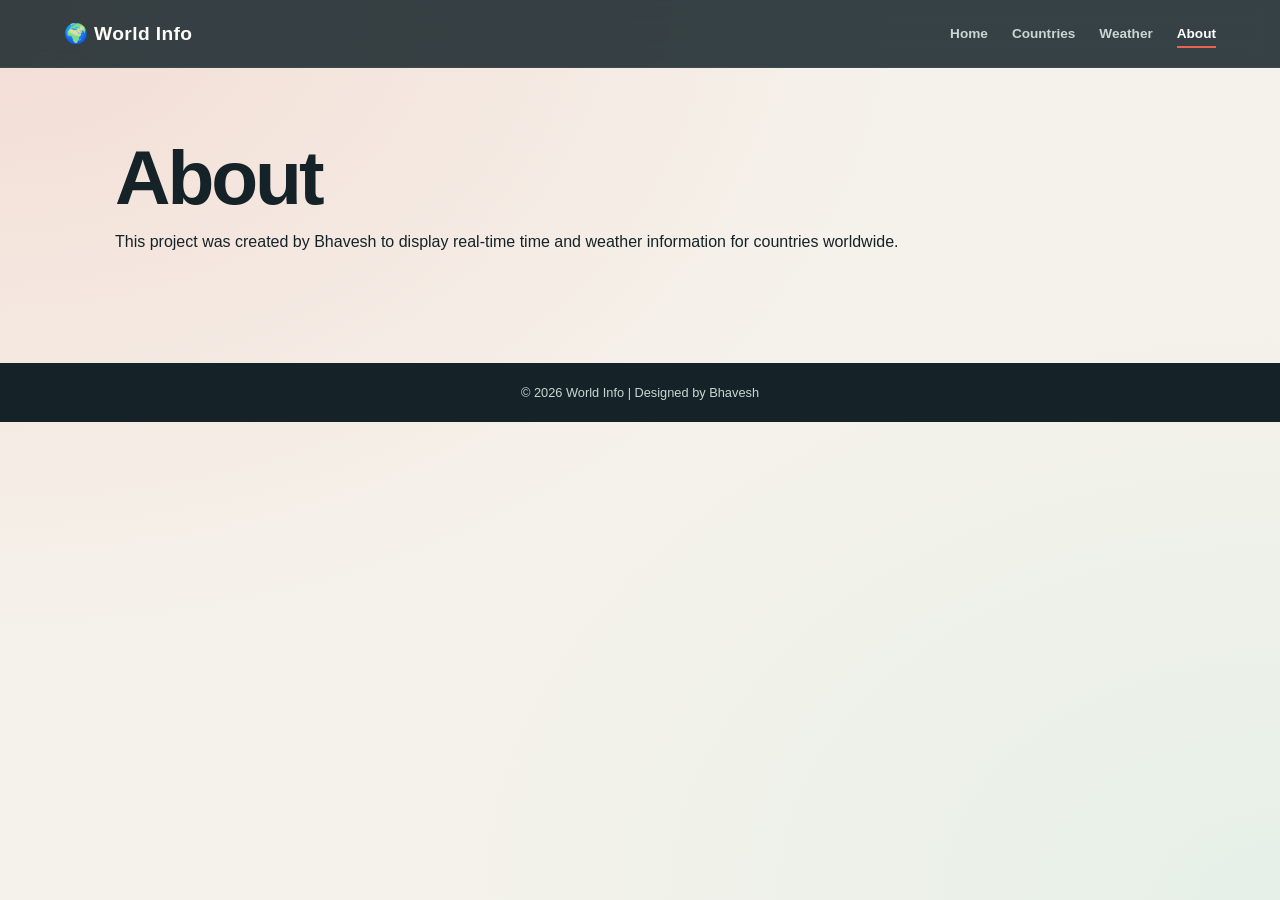
<file: about.html>
<!DOCTYPE html>
<html lang="en">
<head>
  <meta charset="UTF-8">
  <meta name="viewport" content="width=device-width, initial-scale=1.0">
  <title>About - World Info</title>
  <link rel="stylesheet" href="style.css">
</head>
<body>
  <header>
    <div class="logo">🌍 World Info</div>
    <nav>
      <ul>
        <li><a href="index.html">Home</a></li>
        <li><a href="countries.html">Countries</a></li>
        <li><a href="weather.html">Weather</a></li>
        <li><a class="active" href="about.html">About</a></li>
      </ul>
    </nav>
  </header>

  <main>
    <h1>About</h1>
    <p>This project was created by Bhavesh to display real-time time and weather information for countries worldwide.</p>
  </main>

  <footer>
    <p>&copy; 2026 World Info | Designed by Bhavesh</p>
  </footer>
</body>
</html>
</file>
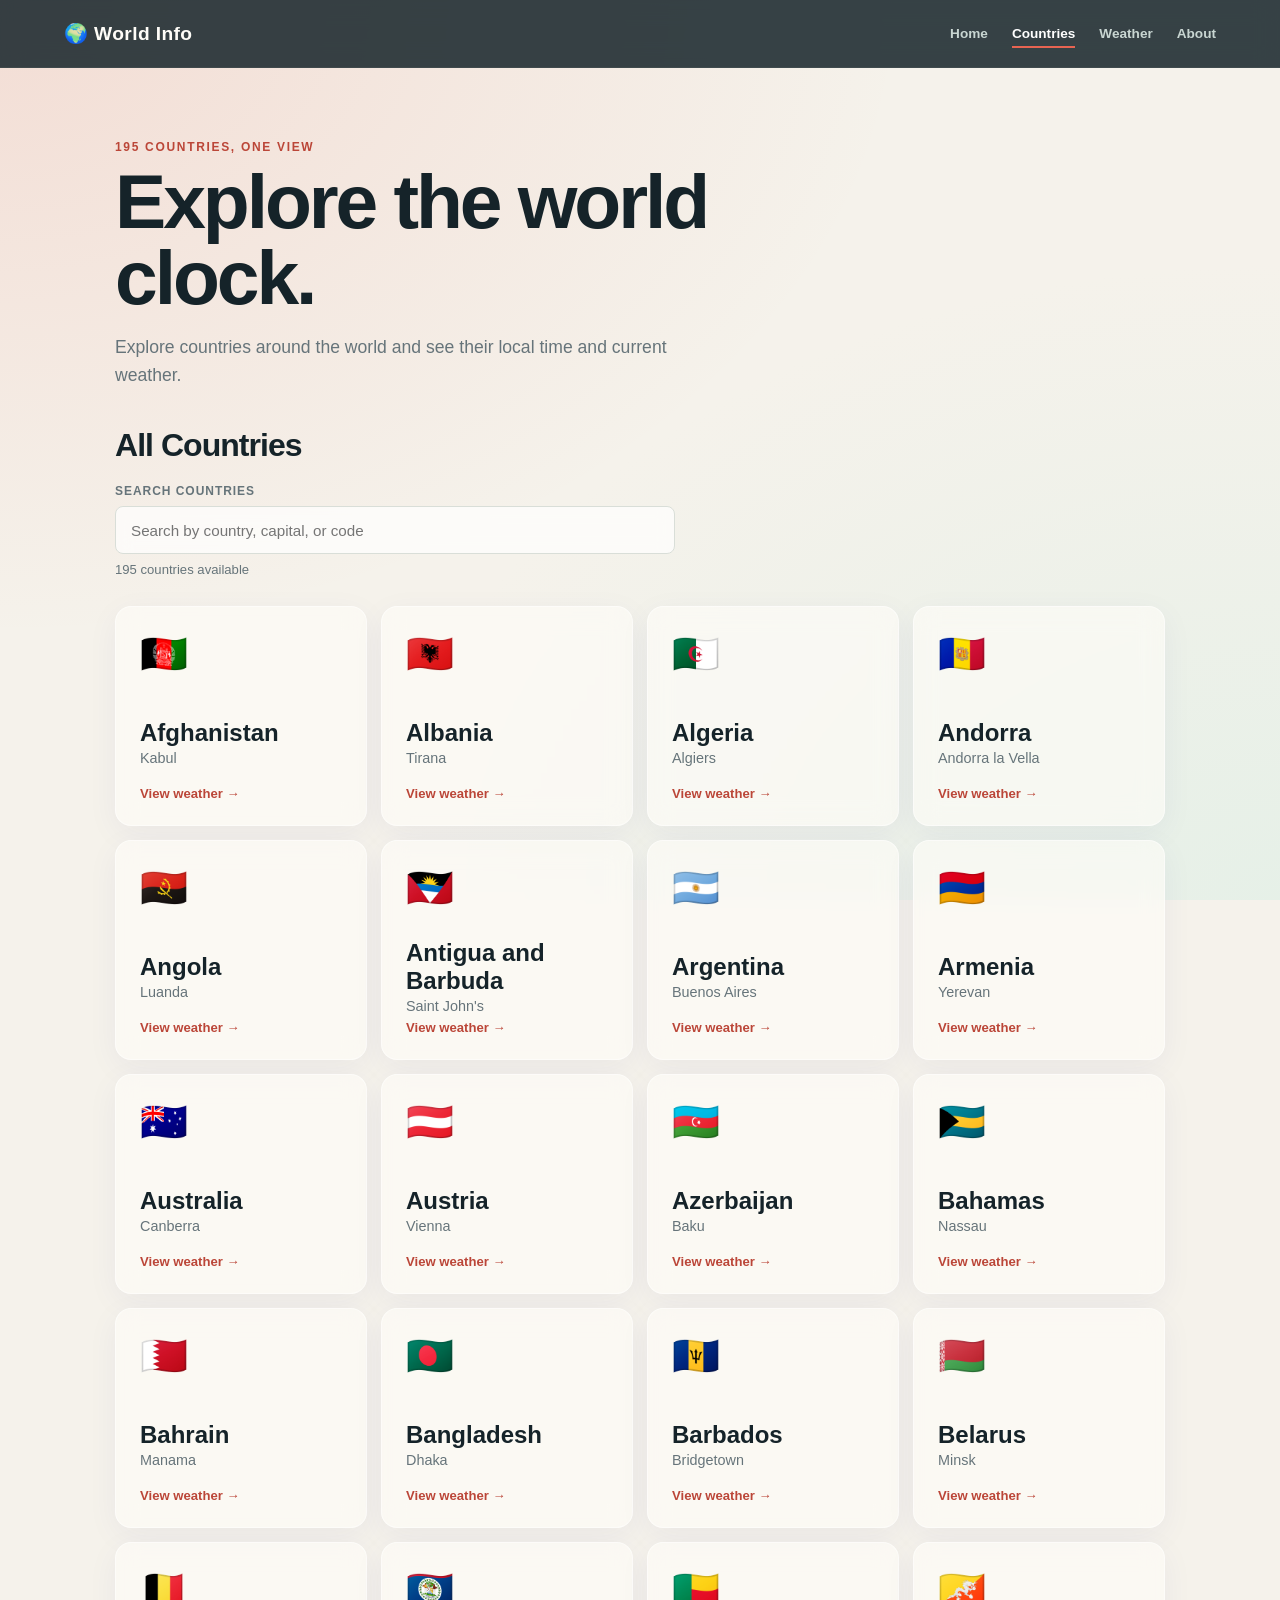
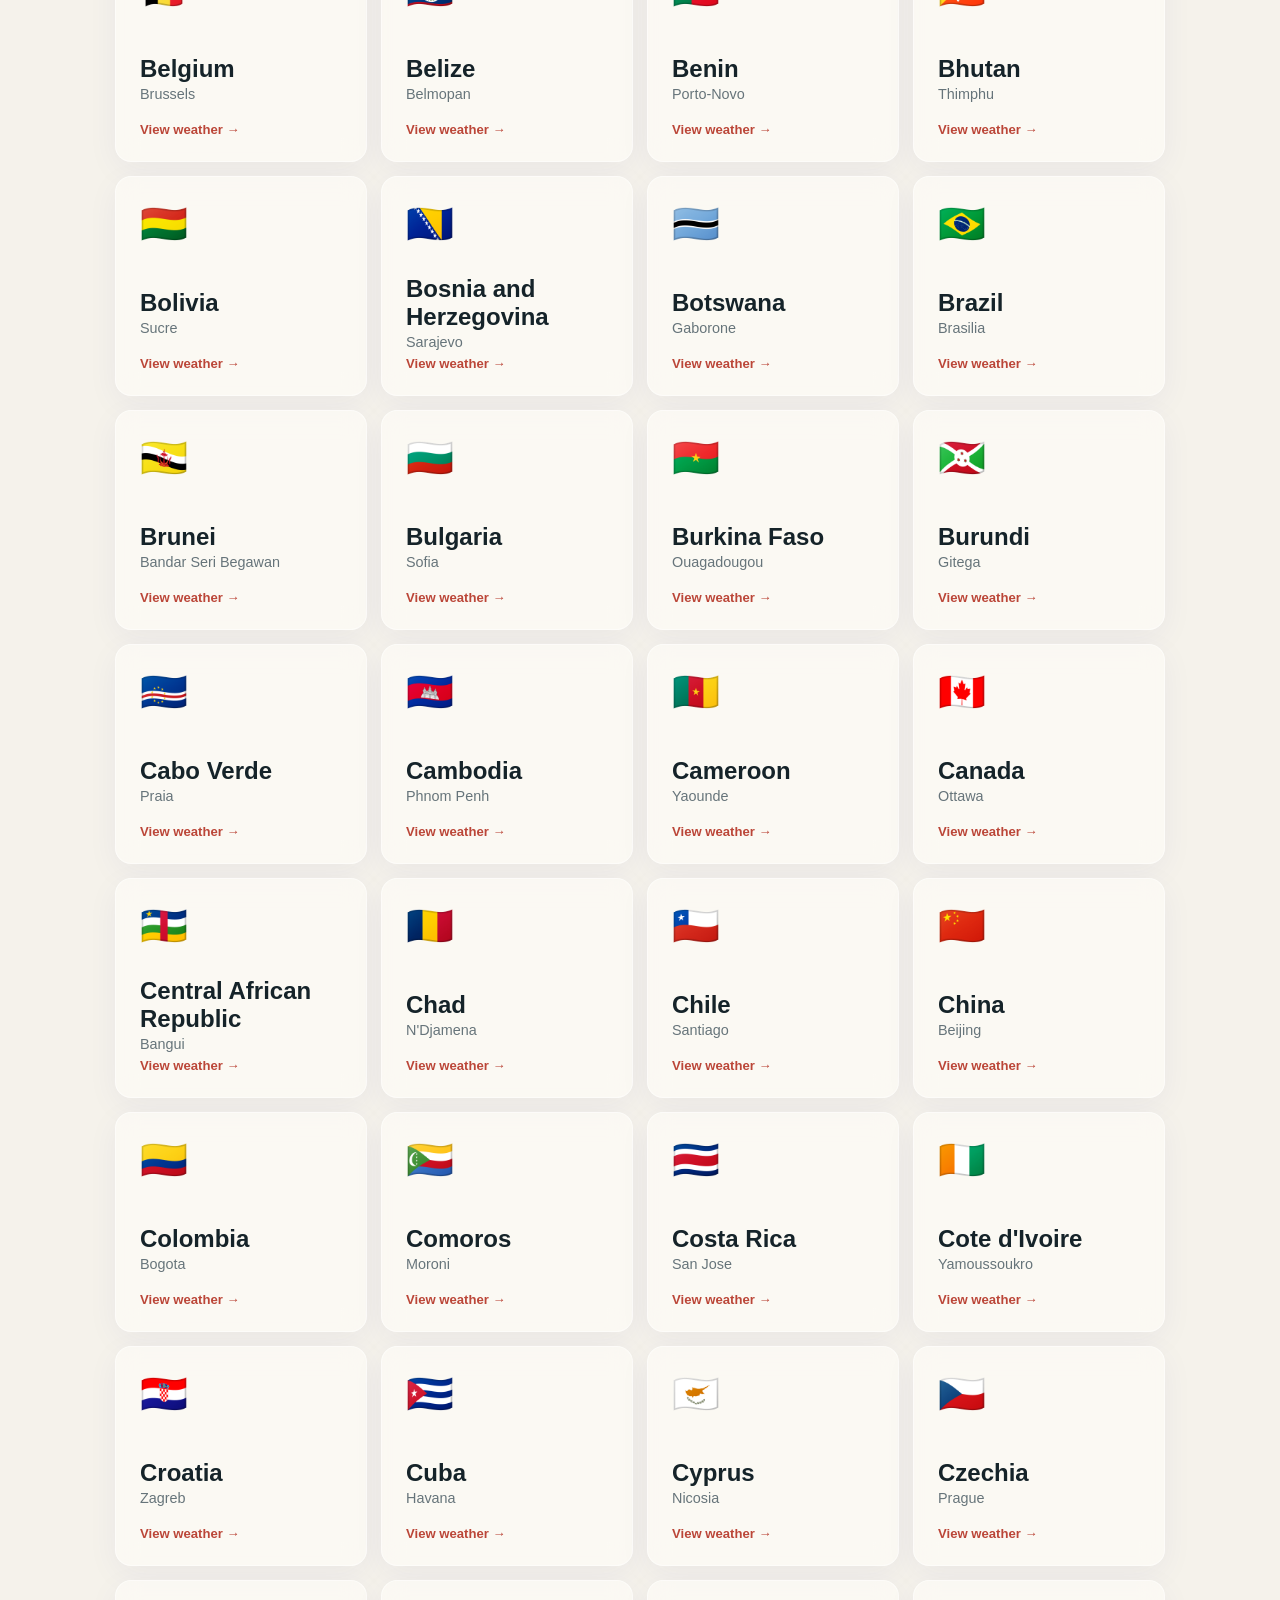
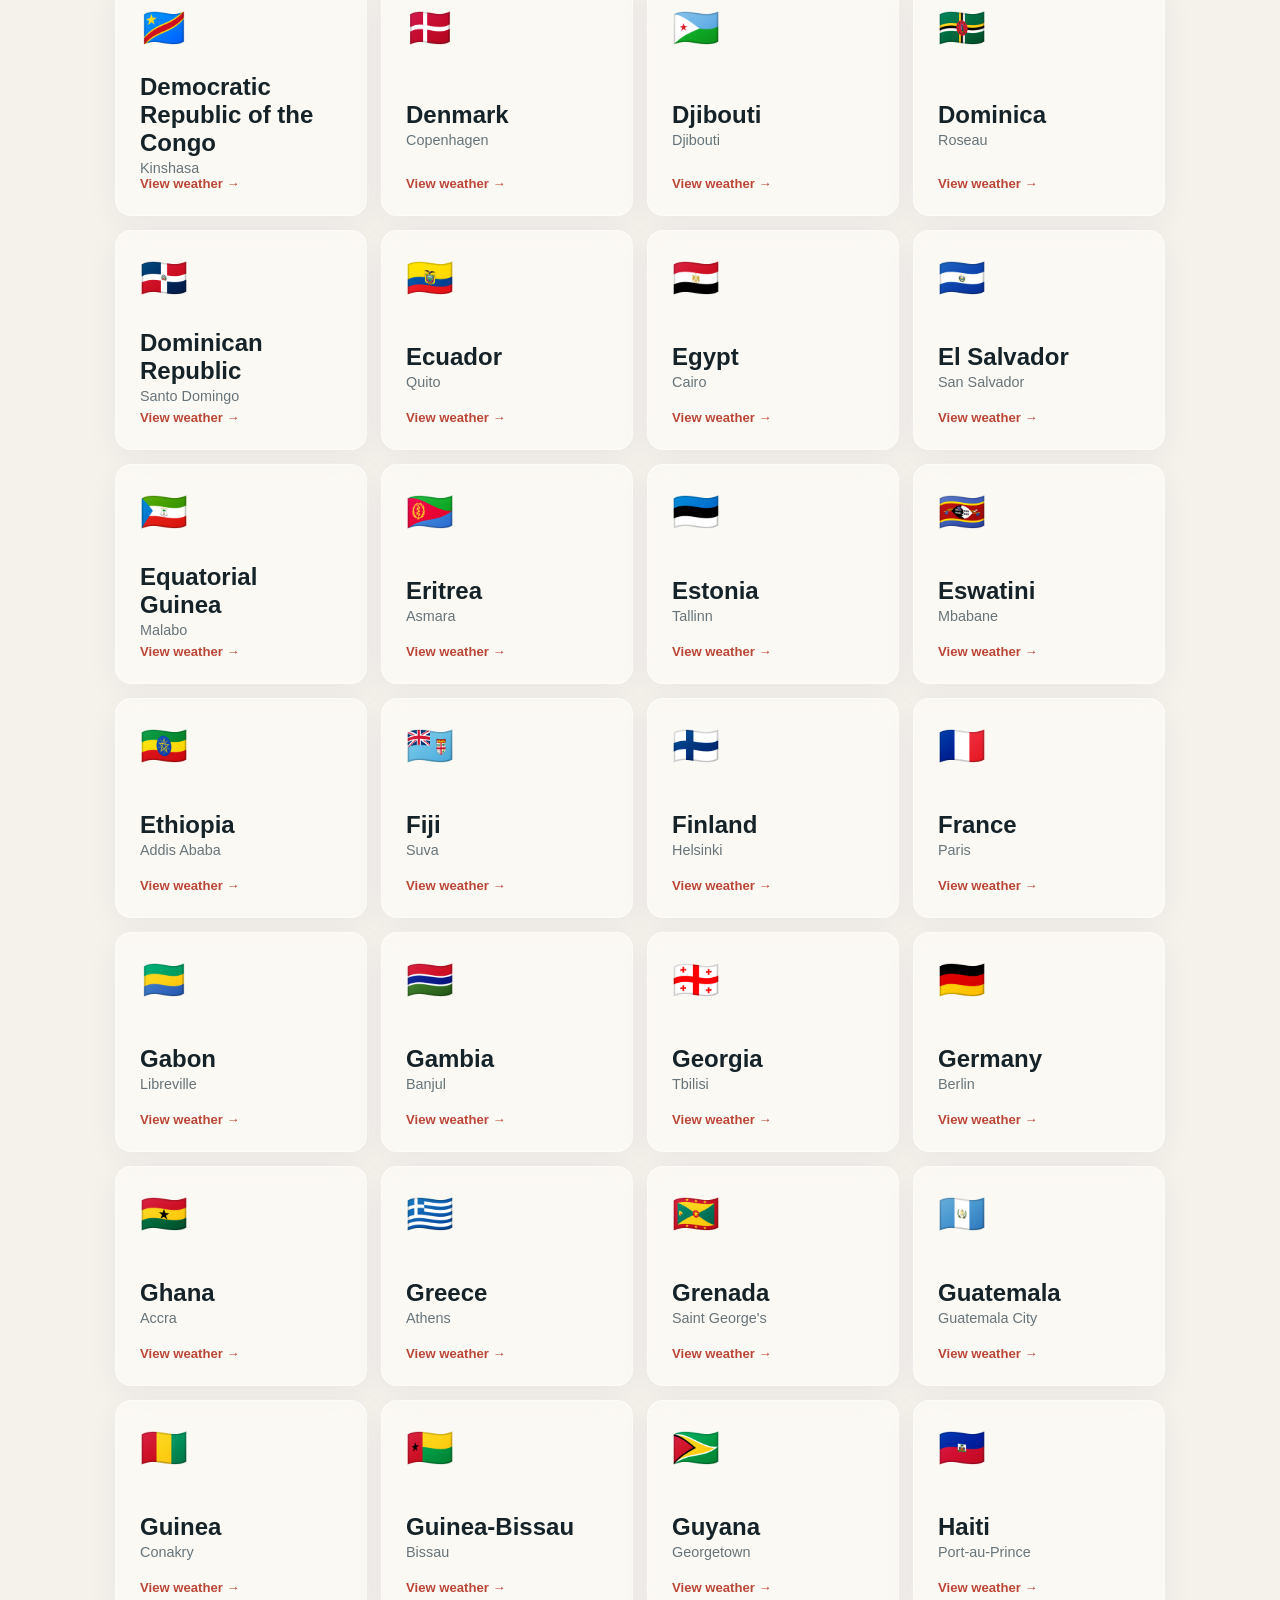
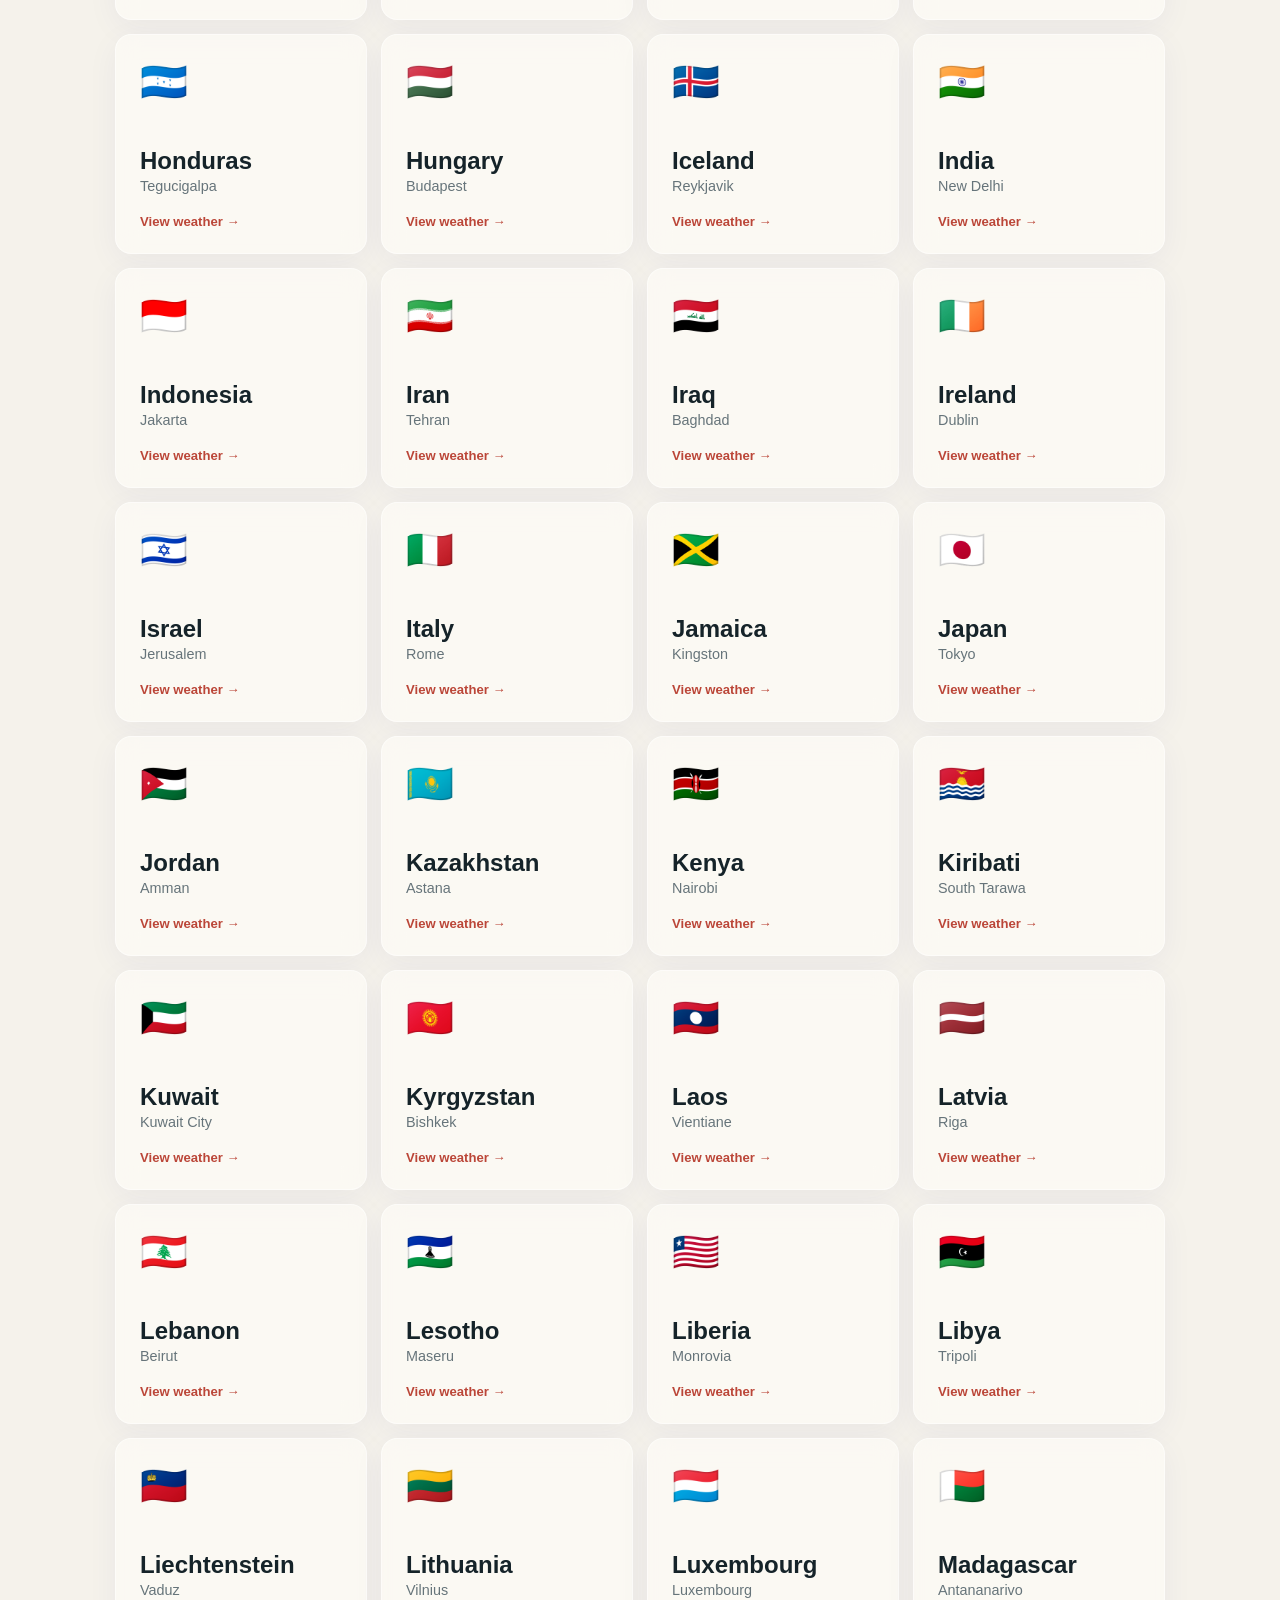
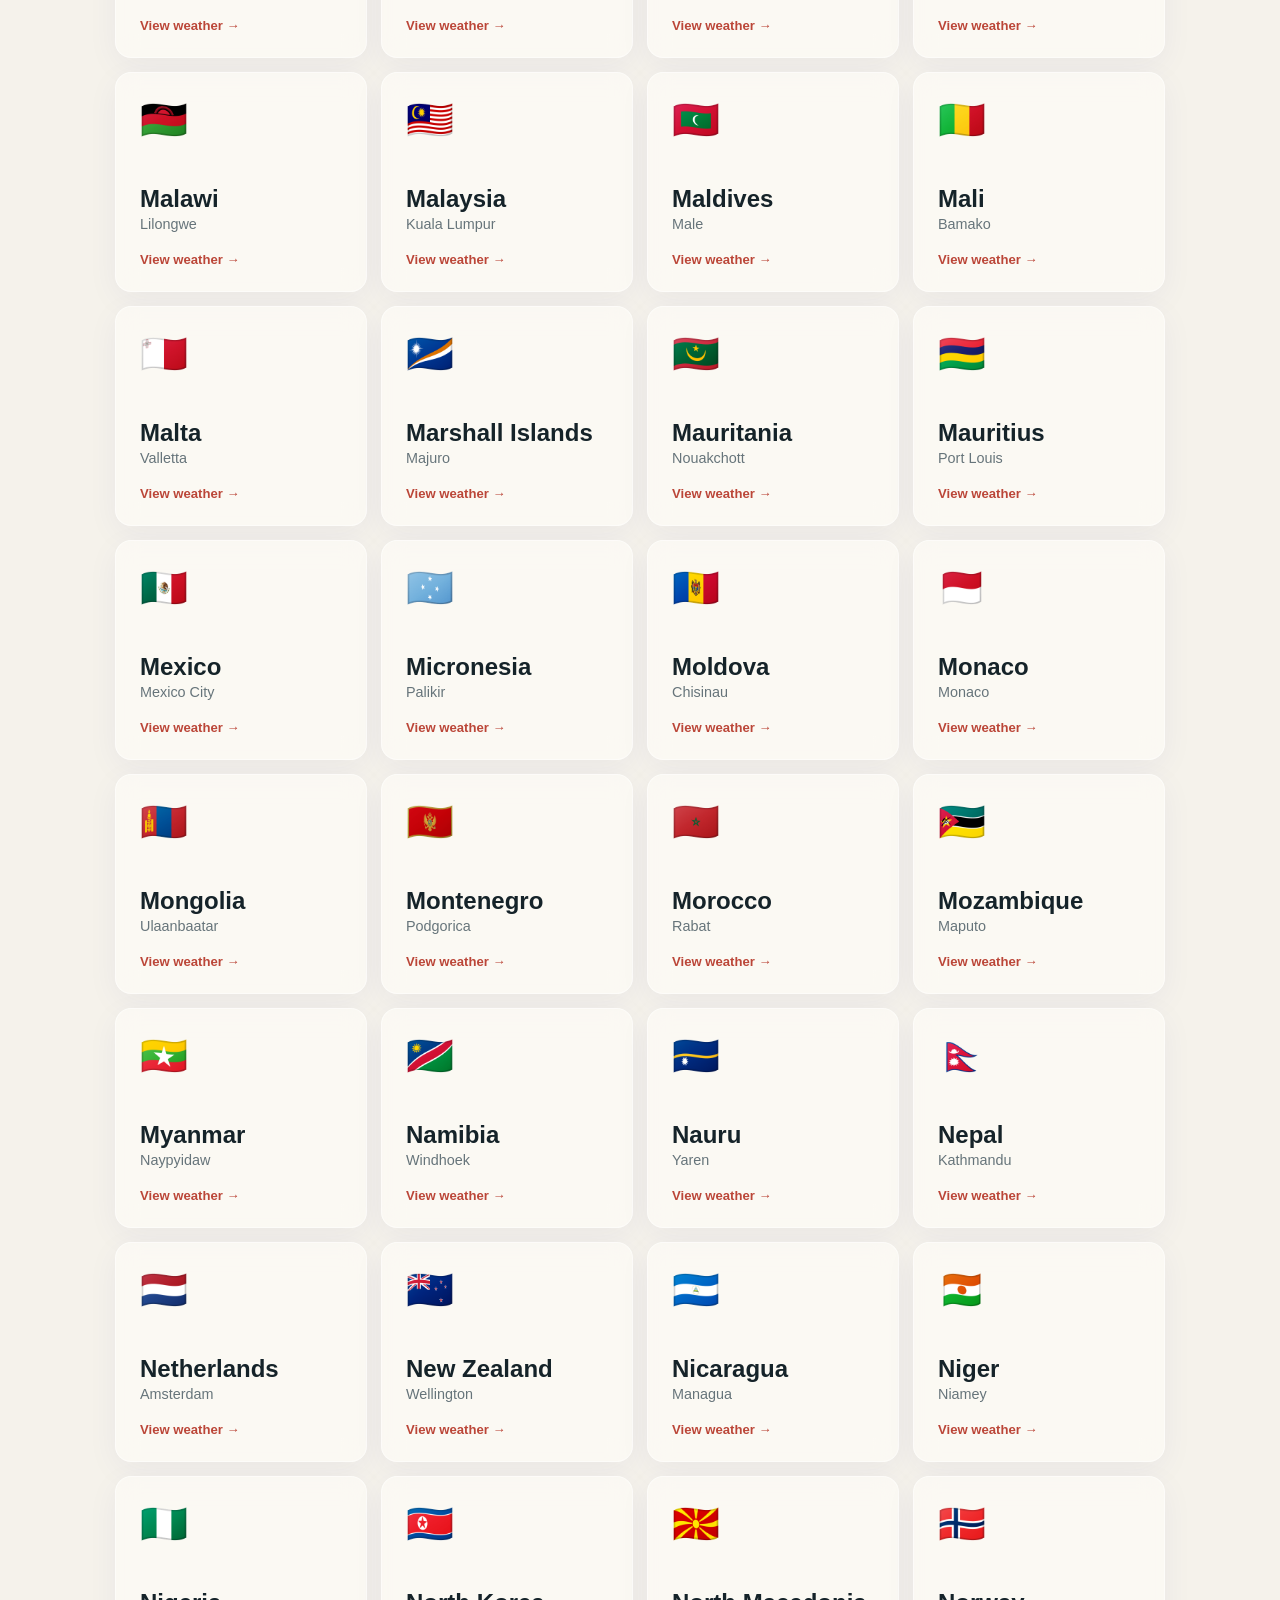
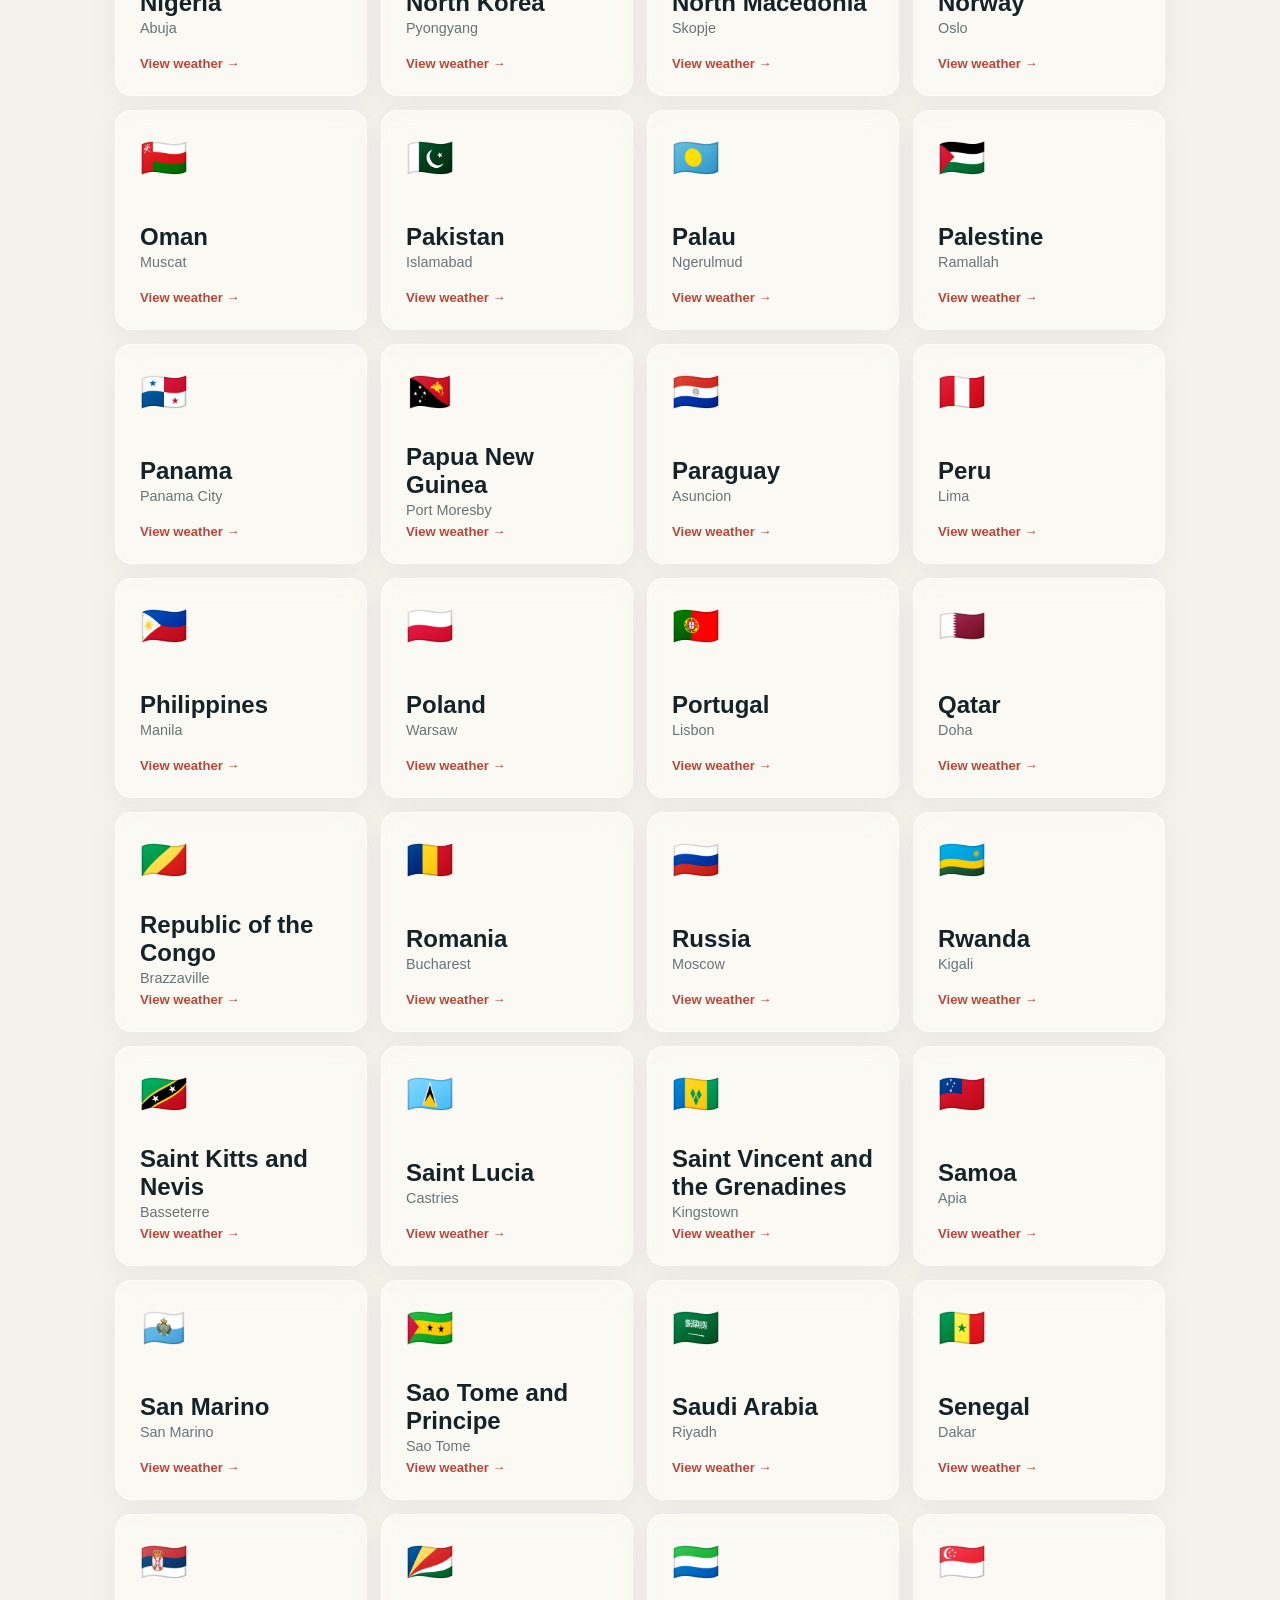
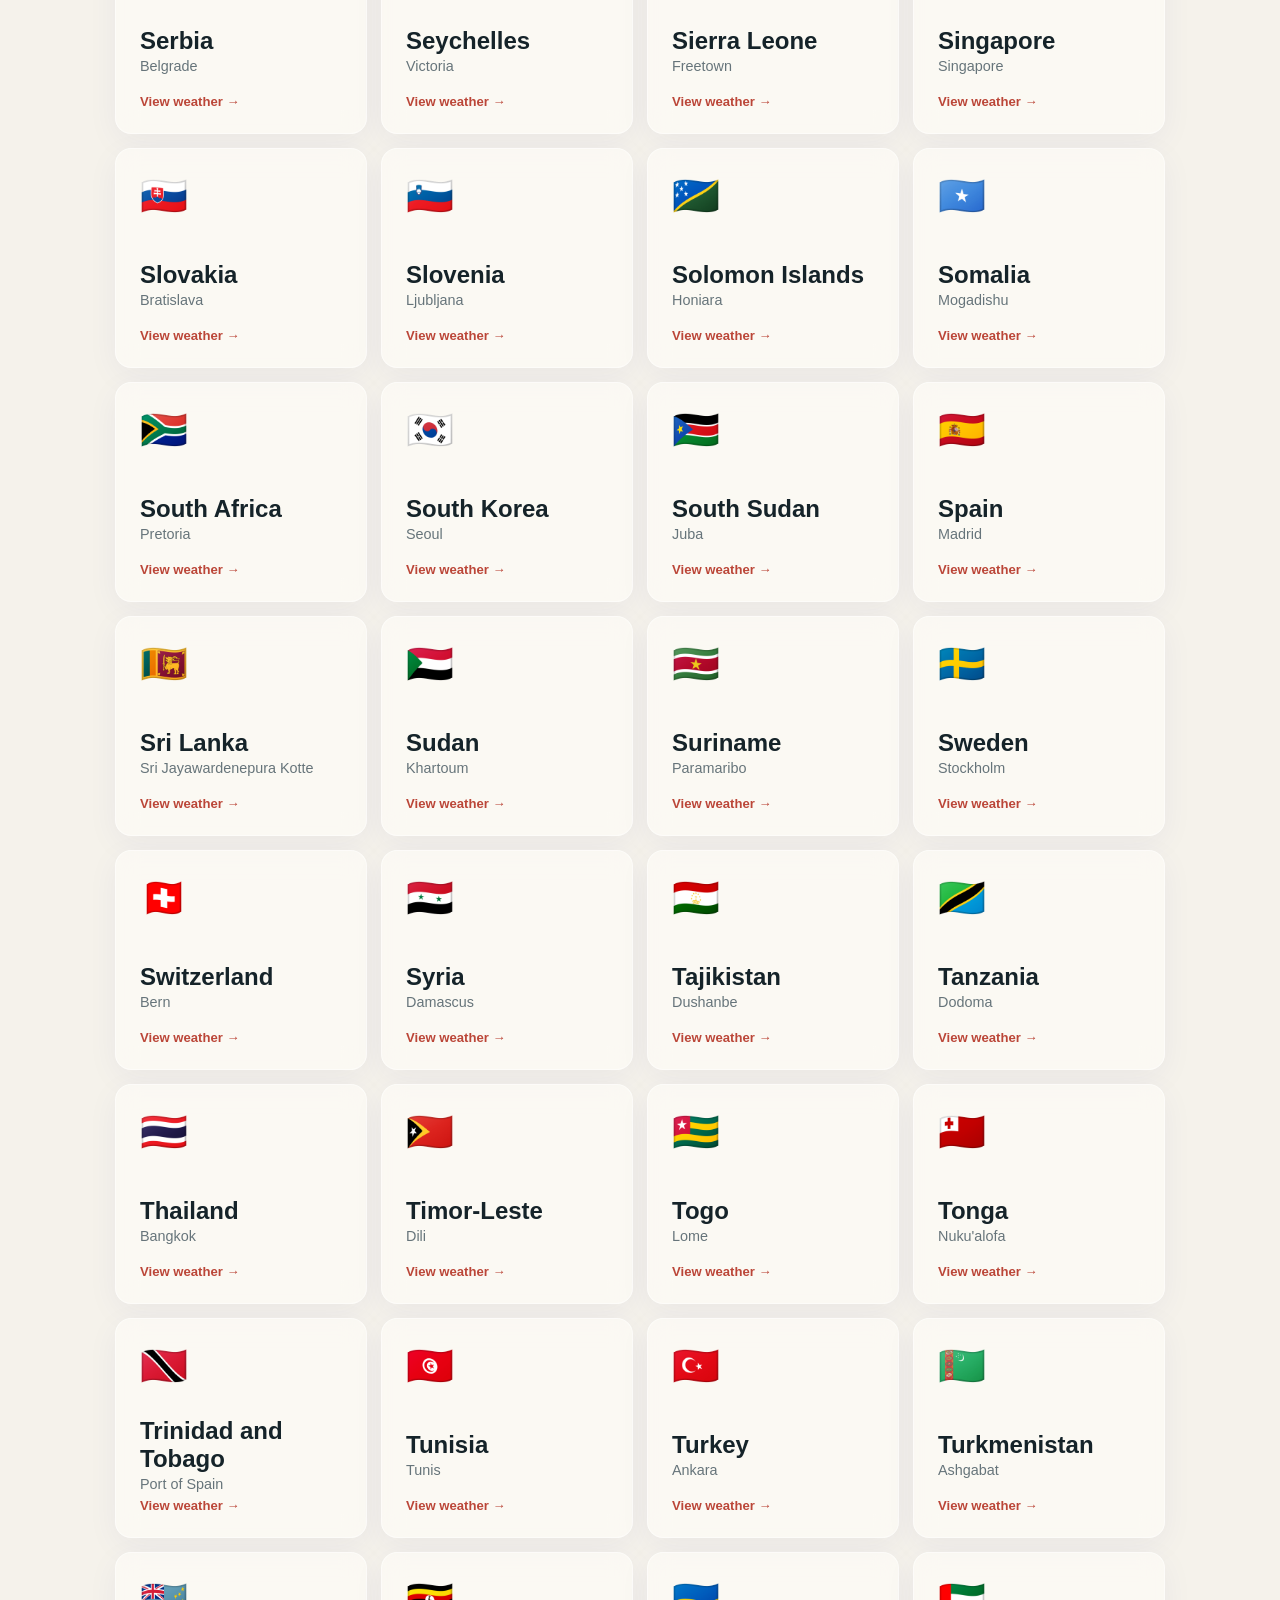
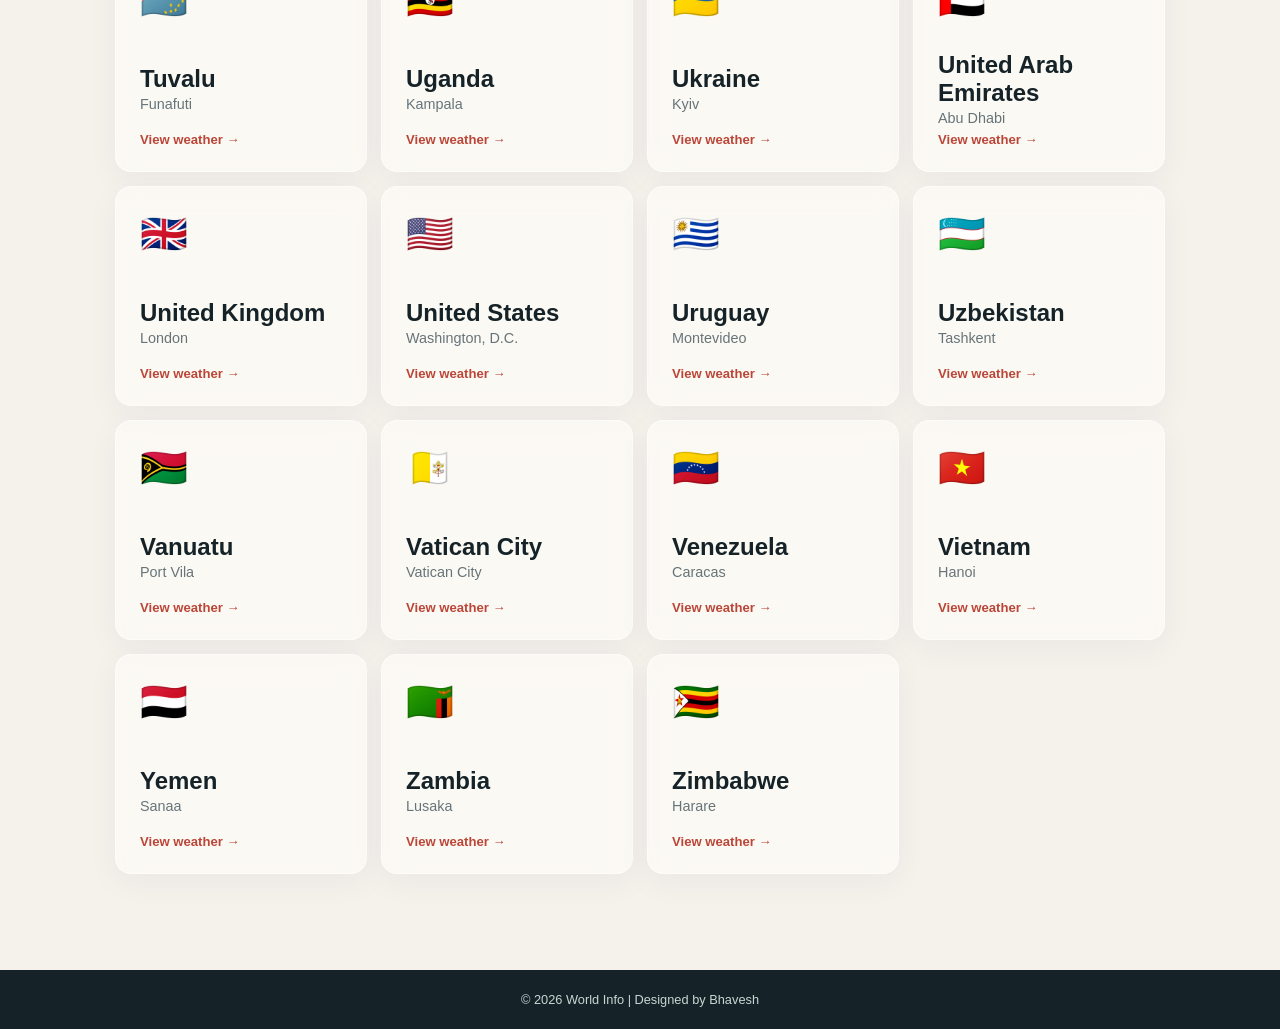
<file: countries.html>
<!DOCTYPE html>
<html lang="en">
<head>
  <meta charset="UTF-8">
  <meta name="viewport" content="width=device-width, initial-scale=1.0">
  <title>Countries - World Info</title>
  <link rel="stylesheet" href="style.css">
</head>
<body>

  <header>
    <div class="logo">🌍 World Info</div>

    <nav>
      <ul>
        <li><a href="index.html">Home</a></li>
        <li><a class="active" href="countries.html">Countries</a></li>
        <li><a href="weather.html">Weather</a></li>
        <li><a href="about.html">About</a></li>
      </ul>
    </nav>
  </header>

  <main>

    <section class="intro compact-intro">
      <p class="eyebrow">195 countries, one view</p>

      <h1>Explore the world clock.</h1>

      <p>
        Explore countries around the world and see their local time
        and current weather.
      </p>
    </section>

    <section aria-labelledby="locations-title">

      <h2 id="locations-title" class="section-title">
        All Countries
      </h2>

      <div class="country-search">
        <label for="countrySearch">Search countries</label>
        <input id="countrySearch" type="search" placeholder="Search by country, capital, or code" autocomplete="off">
        <p id="searchStatus" class="search-status" aria-live="polite"></p>
      </div>

      <!-- All 195 country cards will be inserted here by script.js -->
      <div id="countryGrid" class="country-grid"></div>

    </section>

  </main>

  <footer>
    <p>&copy; 2026 World Info | Designed by Bhavesh</p>
  </footer>

  <script src="script.js"></script>

</body>
</html>
</file>
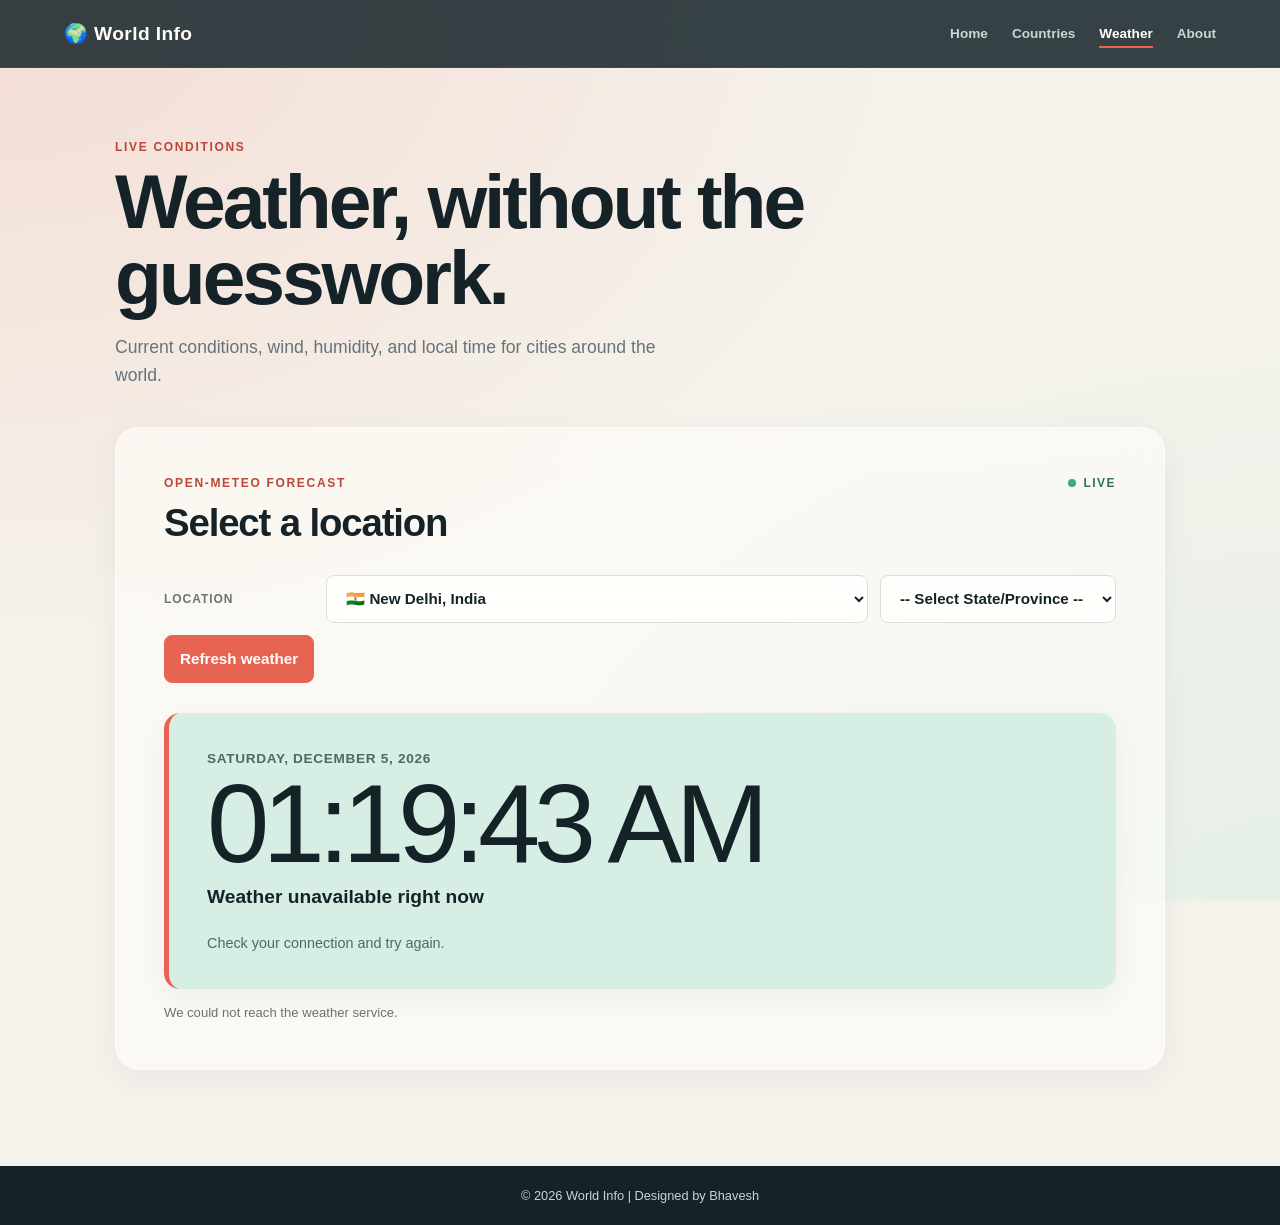
<file: weather.html>
<!DOCTYPE html>
<html lang="en">
<head>
  <meta charset="UTF-8">
  <meta name="viewport" content="width=device-width, initial-scale=1.0">
  <title>Weather - World Info</title>
  <link rel="stylesheet" href="style.css">
</head>
<body>
  <header>
    <div class="logo">🌍 World Info</div>
    <nav>
      <ul>
        <li><a href="index.html">Home</a></li>
        <li><a href="countries.html">Countries</a></li>
        <li><a class="active" href="weather.html">Weather</a></li>
        <li><a href="about.html">About</a></li>
      </ul>
    </nav>
  </header>

  <main>
    <section class="intro compact-intro">
      <p class="eyebrow">Live conditions</p>
      <h1>Weather, without the guesswork.</h1>
      <p>Current conditions, wind, humidity, and local time for cities around the world.</p>
    </section>

    <section class="dashboard weather-dashboard" aria-labelledby="weather-title">
      <div class="dashboard-heading"><div><p class="eyebrow">Open-Meteo forecast</p><h2 id="weather-title">Select a location</h2></div><span class="live-dot">Live</span></div>
      <div class="controls"><label for="countrySelect">Location</label><select id="countrySelect"></select><select id="stateSelect" class="hidden" style="display: none;"></select><button id="showInfo" type="button">Refresh weather</button></div>
      <div class="info-box">
        <p id="date" class="date">Loading date...</p>
        <p id="time" class="time" aria-live="polite">--:--:--</p>
        <p id="weather" class="weather" aria-live="polite">Weather: loading...</p>
        <div id="weatherDetails" class="weather-details"></div>
      </div>
      <p id="status" class="status" aria-live="polite">Preparing live data...</p>
    </section>
  </main>

  <footer>
    <p>&copy; 2026 World Info | Designed by Bhavesh</p>
  </footer>
  <script src="script.js"></script>
</body>
</html>
</file>
<file: style.css>
:root {
  --ink: #152329;
  --muted: #66747a;
  --paper: #f5f2eb;
  --panel: #fffdf8;
  --line: #d9ded8;
  --coral: #e86452;
  --coral-dark: #bb4638;
  --mint: #d7eee4;
  --shadow: 0 18px 45px rgba(21, 35, 41, 0.1);
  --transition: all 0.3s cubic-bezier(0.4, 0, 0.2, 1);
  --glass-bg: rgba(255, 253, 248, 0.6);
  --glass-border: rgba(255, 255, 255, 0.5);
  --glass-shadow: 0 8px 32px 0 rgba(31, 38, 135, 0.05);
}

[data-theme="dark"] {
  --ink: #f5f2eb;
  --muted: #a3adb2;
  --paper: #0f171a;
  --panel: #1b282d;
  --line: #2d3c42;
  --coral: #ff7b68;
  --coral-dark: #e86452;
  --mint: #223c34;
  --shadow: 0 18px 45px rgba(0, 0, 0, 0.5);
  --glass-bg: rgba(27, 40, 45, 0.6);
  --glass-border: rgba(255, 255, 255, 0.05);
  --glass-shadow: 0 8px 32px 0 rgba(0, 0, 0, 0.3);
}

/* Custom Scrollbar */
::-webkit-scrollbar {
  width: 10px;
  height: 10px;
}
::-webkit-scrollbar-track {
  background: transparent;
}
::-webkit-scrollbar-thumb {
  background: var(--line);
  border-radius: 5px;
}
::-webkit-scrollbar-thumb:hover {
  background: var(--muted);
}

* { box-sizing: border-box; }

body {
  min-height: 100vh;
  margin: 0;
  background-color: var(--paper);
  background-image: 
    radial-gradient(at 0% 0%, rgba(232, 100, 82, 0.15) 0px, transparent 50%),
    radial-gradient(at 100% 100%, rgba(215, 238, 228, 0.5) 0px, transparent 50%);
  background-attachment: fixed;
  color: var(--ink);
  font-family: 'Inter', Arial, sans-serif;
  transition: var(--transition);
}
[data-theme="dark"] body {
  background-image: 
    radial-gradient(at 0% 0%, rgba(255, 123, 104, 0.1) 0px, transparent 50%),
    radial-gradient(at 100% 100%, rgba(34, 60, 52, 0.3) 0px, transparent 50%);
}

header {
  display: flex;
  align-items: center;
  justify-content: space-between;
  gap: 24px;
  padding: 22px clamp(20px, 5vw, 72px);
  background: rgba(21, 35, 41, 0.85);
  backdrop-filter: blur(12px);
  -webkit-backdrop-filter: blur(12px);
  border-bottom: 1px solid rgba(255, 255, 255, 0.05);
  color: #fffdf8;
  position: sticky;
  top: 0;
  z-index: 100;
}
[data-theme="dark"] header {
  background: rgba(15, 23, 26, 0.85);
}

.logo { font-size: 1.2rem; font-weight: 700; letter-spacing: .02em; white-space: nowrap; }

header nav ul { display: flex; gap: 24px; margin: 0; padding: 0; list-style: none; }
header nav a { color: #c9d6d2; font: 600 .85rem/1.2 Arial, sans-serif; text-decoration: none; }
header nav a:hover, header nav a.active { color: #fff; }
header nav a.active { border-bottom: 2px solid var(--coral); padding-bottom: 5px; }

main { width: min(100% - 40px, 1050px); margin: 0 auto; padding: 72px 0 96px; }

.intro { max-width: 700px; margin-bottom: 44px; }
.compact-intro { margin-bottom: 38px; }
.eyebrow { margin: 0 0 10px; color: var(--coral-dark); font: 700 .75rem/1.2 Arial, sans-serif; letter-spacing: .14em; text-transform: uppercase; }
h1, h2, p { margin-top: 0; }
h1 { max-width: 760px; margin-bottom: 18px; font-size: clamp(2.6rem, 6vw, 5.2rem); line-height: .98; letter-spacing: -.04em; font-weight: 700; }
.intro > p:last-child { max-width: 560px; margin-bottom: 0; color: var(--muted); font: 1.1rem/1.6 Arial, sans-serif; }

.dashboard { 
  padding: clamp(24px, 5vw, 48px); 
  background: var(--glass-bg); 
  backdrop-filter: blur(16px);
  -webkit-backdrop-filter: blur(16px);
  border: 1px solid var(--glass-border); 
  border-radius: 24px;
  box-shadow: var(--glass-shadow); 
  animation: fadeUp 0.6s ease-out;
}

@keyframes fadeUp {
  from { opacity: 0; transform: translateY(20px); }
  to { opacity: 1; transform: translateY(0); }
}
.dashboard-heading { display: flex; align-items: flex-start; justify-content: space-between; gap: 20px; margin-bottom: 30px; }
.dashboard-heading h2 { margin-bottom: 0; font-size: clamp(1.7rem, 3vw, 2.5rem); letter-spacing: -.03em; }
.live-dot { display: inline-flex; align-items: center; gap: 8px; color: #31745c; font: 700 .75rem Arial, sans-serif; text-transform: uppercase; letter-spacing: .12em; }
.live-dot::before { width: 8px; height: 8px; border-radius: 50%; background: #3caa79; content: ""; }
.controls { display: grid; grid-template-columns: auto minmax(180px, 1fr) auto; align-items: center; gap: 12px; margin-bottom: 30px; }
.controls label { color: var(--muted); font: 700 .75rem Arial, sans-serif; letter-spacing: .08em; text-transform: uppercase; }
select, button { min-height: 48px; border: 1px solid var(--line); border-radius: 8px; padding: 0 15px; font: 600 .95rem Arial, sans-serif; transition: var(--transition); }
select { min-width: 0; background: rgba(255, 255, 255, 0.7); color: var(--ink); backdrop-filter: blur(8px); -webkit-backdrop-filter: blur(8px); }
select:focus { outline: none; border-color: var(--coral); box-shadow: 0 0 0 3px rgba(232, 100, 82, 0.2); }
[data-theme="dark"] select { background: rgba(0, 0, 0, 0.2); }
button { 
  border-color: var(--coral); 
  background: var(--coral); 
  color: #fff; 
  cursor: pointer; 
  border-radius: 8px;
  transition: var(--transition);
}
button:hover:not(:disabled) { 
  background: var(--coral-dark); 
  border-color: var(--coral-dark); 
  transform: translateY(-2px);
  box-shadow: 0 6px 15px rgba(232, 100, 82, 0.3);
}
button:active:not(:disabled) {
  transform: translateY(1px);
}
button:disabled { cursor: not-allowed; opacity: .65; }
.info-box { 
  padding: clamp(22px, 4vw, 38px); 
  background: var(--mint); 
  backdrop-filter: blur(12px);
  -webkit-backdrop-filter: blur(12px);
  border-left: 5px solid var(--coral); 
  border-radius: 16px;
  box-shadow: 0 10px 30px rgba(0,0,0,0.05);
}
.date { margin-bottom: 8px; color: #4f6962; font: 700 .85rem Arial, sans-serif; letter-spacing: .05em; text-transform: uppercase; }
.time { margin-bottom: 10px; font-size: clamp(3rem, 9vw, 7rem); line-height: .9; letter-spacing: -.06em; }
.weather { margin-bottom: 24px; font: 700 1.2rem/1.4 Arial, sans-serif; }
.weather-details { display: flex; flex-wrap: wrap; gap: 10px 30px; color: #4f6962; font: .9rem Arial, sans-serif; }
.weather-details strong { color: var(--ink); }
.status { min-height: 1.2em; margin: 16px 0 0; color: var(--muted); font: .82rem Arial, sans-serif; }

.section-title { margin-bottom: 20px; font-size: 2rem; letter-spacing: -.03em; }
.country-search { max-width: 560px; margin-bottom: 28px; }
.country-search label { display: block; margin-bottom: 8px; color: var(--muted); font: 700 .75rem Arial, sans-serif; letter-spacing: .08em; text-transform: uppercase; }
.country-search input { width: 100%; min-height: 48px; border: 1px solid var(--line); padding: 0 15px; background: rgba(255, 255, 255, 0.7); color: var(--ink); font: .95rem Arial, sans-serif; border-radius: 8px; transition: var(--transition); backdrop-filter: blur(8px); -webkit-backdrop-filter: blur(8px); }
[data-theme="dark"] .country-search input { background: rgba(0, 0, 0, 0.2); }
.country-search input:focus { outline: none; border-color: var(--coral); box-shadow: 0 0 0 3px rgba(232, 100, 82, .22); }
.search-status { min-height: 1.2em; margin: 8px 0 0; color: var(--muted); font: .82rem Arial, sans-serif; }
.country-grid { display: grid; grid-template-columns: repeat(auto-fit, minmax(210px, 1fr)); gap: 14px; }
.country-card { 
  display: flex; 
  min-height: 220px; 
  flex-direction: column; 
  justify-content: space-between; 
  padding: 24px; 
  background: var(--glass-bg); 
  backdrop-filter: blur(12px);
  -webkit-backdrop-filter: blur(12px);
  border: 1px solid var(--glass-border); 
  border-radius: 16px;
  box-shadow: var(--glass-shadow);
  transition: var(--transition);
}
.country-card:hover {
  transform: translateY(-5px) scale(1.02);
  box-shadow: 0 20px 40px rgba(0, 0, 0, 0.1);
  border-color: var(--coral);
}
[data-theme="dark"] .country-card:hover {
  box-shadow: 0 20px 40px rgba(0, 0, 0, 0.5);
}
.country-flag { display: block; font-size: 2.4rem; }
.country-card h2 { margin: 22px 0 3px; font-size: 1.5rem; }
.country-card p { margin-bottom: 0; color: var(--muted); font: .9rem Arial, sans-serif; }
.country-card a { color: var(--coral-dark); font: 700 .82rem Arial, sans-serif; text-decoration: none; display: inline-block; transition: var(--transition); }
.country-card a:hover { text-decoration: none; transform: translateX(5px); }

footer { padding: 22px 20px; background: var(--ink); color: #c9d6d2; text-align: center; font: .8rem Arial, sans-serif; }
footer p { margin: 0; }

@media (max-width: 640px) {
  header { align-items: flex-start; flex-direction: column; gap: 18px; }
  header nav ul { flex-wrap: wrap; gap: 14px 18px; }
  main { width: min(100% - 28px, 1050px); padding: 48px 0 64px; }
  h1 { font-size: 3.2rem; }
  .controls { grid-template-columns: 1fr; }
  .controls label { margin-bottom: -4px; }
  select, button { width: 100%; }
  .dashboard-heading { margin-bottom: 24px; }
  .time { font-size: clamp(2.7rem, 14vw, 4.5rem); }
  .weather-details { flex-direction: column; gap: 8px; }
}

/* NEW STYLES */
.theme-toggle {
  background: transparent;
  border: 1px solid var(--line);
  color: var(--ink);
  font-size: 1.2rem;
  border-radius: 50%;
  width: 44px;
  height: 44px;
  display: flex;
  align-items: center;
  justify-content: center;
  cursor: pointer;
  transition: var(--transition);
  padding: 0;
}
.theme-toggle:hover {
  background: var(--line);
}

.header-right {
  display: flex;
  flex-direction: column;
  align-items: flex-end;
  gap: 4px;
}

.time-diff {
  font-size: 0.8rem;
  color: var(--muted);
  margin: 0;
  font-weight: 600;
}

.map-section {
  margin-top: 60px;
}
.world-map {
  height: 400px;
  width: 100%;
  border-radius: 12px;
  border: 1px solid var(--line);
  box-shadow: var(--shadow);
  z-index: 1; /* Keep map behind dropdowns */
}

/* Skeleton Loaders */
.hidden { display: none !important; }

.skeleton-loader {
  display: flex;
  flex-direction: column;
  gap: 15px;
}

.skeleton-line {
  background: linear-gradient(90deg, var(--line) 25%, var(--panel) 50%, var(--line) 75%);
  background-size: 200% 100%;
  animation: loading 1.5s infinite;
  border-radius: 4px;
}

.date-skeleton { width: 150px; height: 16px; margin-bottom: 8px; }
.time-skeleton { width: 250px; height: 80px; margin-bottom: 10px; }
.weather-skeleton { width: 200px; height: 24px; margin-bottom: 24px; }

.skeleton-boxes {
  display: flex;
  gap: 30px;
}
.skeleton-box {
  width: 100px;
  height: 40px;
  background: linear-gradient(90deg, var(--line) 25%, var(--panel) 50%, var(--line) 75%);
  background-size: 200% 100%;
  animation: loading 1.5s infinite;
  border-radius: 4px;
}

@keyframes loading {
  0% { background-position: 200% 0; }
  100% { background-position: -200% 0; }
}

.info-box {
  transition: background-color 0.5s ease;
}

/* Extra Features Grid */
.extra-features-grid {
  display: grid;
  grid-template-columns: repeat(auto-fit, minmax(250px, 1fr));
  gap: 20px;
  margin-top: 40px;
}

.feature-card {
  background: var(--glass-bg);
  backdrop-filter: blur(12px);
  -webkit-backdrop-filter: blur(12px);
  border: 1px solid var(--glass-border);
  border-radius: 16px;
  padding: 24px;
  box-shadow: var(--glass-shadow);
  transition: var(--transition);
  animation: fadeUp 0.6s ease-out backwards;
}
.feature-card:nth-child(1) { animation-delay: 0.1s; }
.feature-card:nth-child(2) { animation-delay: 0.2s; }
.feature-card:nth-child(3) { animation-delay: 0.3s; }
.feature-card:nth-child(4) { animation-delay: 0.4s; }

.feature-card:hover {
  transform: translateY(-5px);
  box-shadow: 0 20px 40px rgba(0,0,0,0.08);
  border-color: var(--coral);
}
[data-theme="dark"] .feature-card:hover {
  box-shadow: 0 20px 40px rgba(0,0,0,0.4);
}

.feature-card h3 {
  margin-top: 0;
  margin-bottom: 15px;
  font-size: 1.1rem;
  color: var(--coral-dark);
  border-bottom: 1px solid var(--line);
  padding-bottom: 10px;
}

.forecast-content {
  display: flex;
  overflow-x: auto;
  gap: 15px;
  padding-bottom: 10px;
}

.forecast-day {
  display: flex;
  flex-direction: column;
  align-items: center;
  min-width: 60px;
  font-size: 0.9rem;
}

.forecast-day .day-name {
  font-weight: 700;
  color: var(--muted);
}

.forecast-day .day-icon {
  font-size: 1.5rem;
  margin: 5px 0;
}

.aqi-content {
  font-size: 1.2rem;
  font-weight: 700;
  display: flex;
  align-items: center;
  gap: 10px;
}

.aqi-badge {
  padding: 5px 10px;
  border-radius: 4px;
  color: white;
  font-size: 0.9rem;
}

.currency-content {
  font-size: 1.1rem;
}

.news-content ul {
  list-style: none;
  padding: 0;
  margin: 0;
}

.news-content li {
  margin-bottom: 10px;
  font-size: 0.9rem;
}

.news-content a {
  color: var(--ink);
  text-decoration: none;
}

.news-content a:hover {
  color: var(--coral);
  text-decoration: underline;
}

.favorites-section {
  margin-top: 60px;
}

#favoriteBtn {
  background: transparent;
  border: 1px solid var(--line);
  color: var(--ink);
  font-size: 1.2rem;
  padding: 0 10px;
}
#favoriteBtn:hover {
  background: var(--line);
}
#favoriteBtn.active {
  background: var(--coral);
  border-color: var(--coral);
  color: white;
}
</file>
